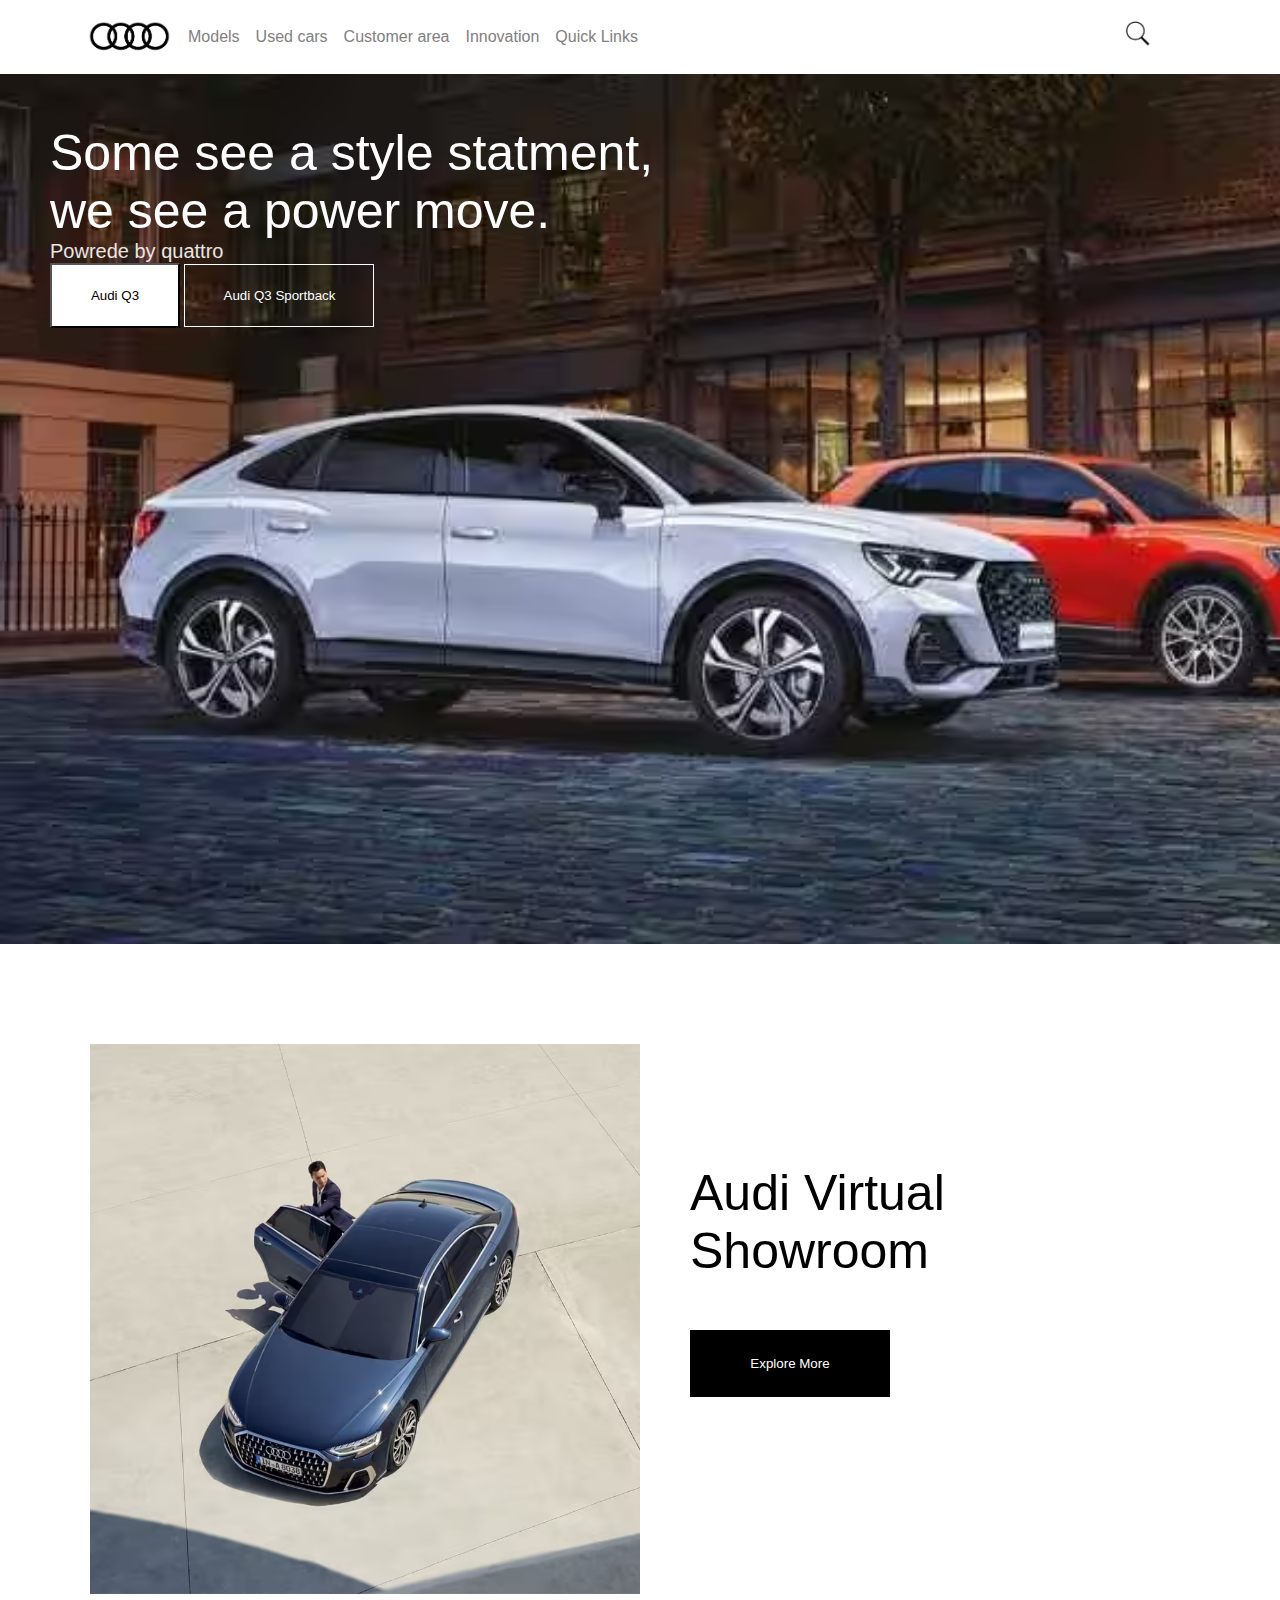
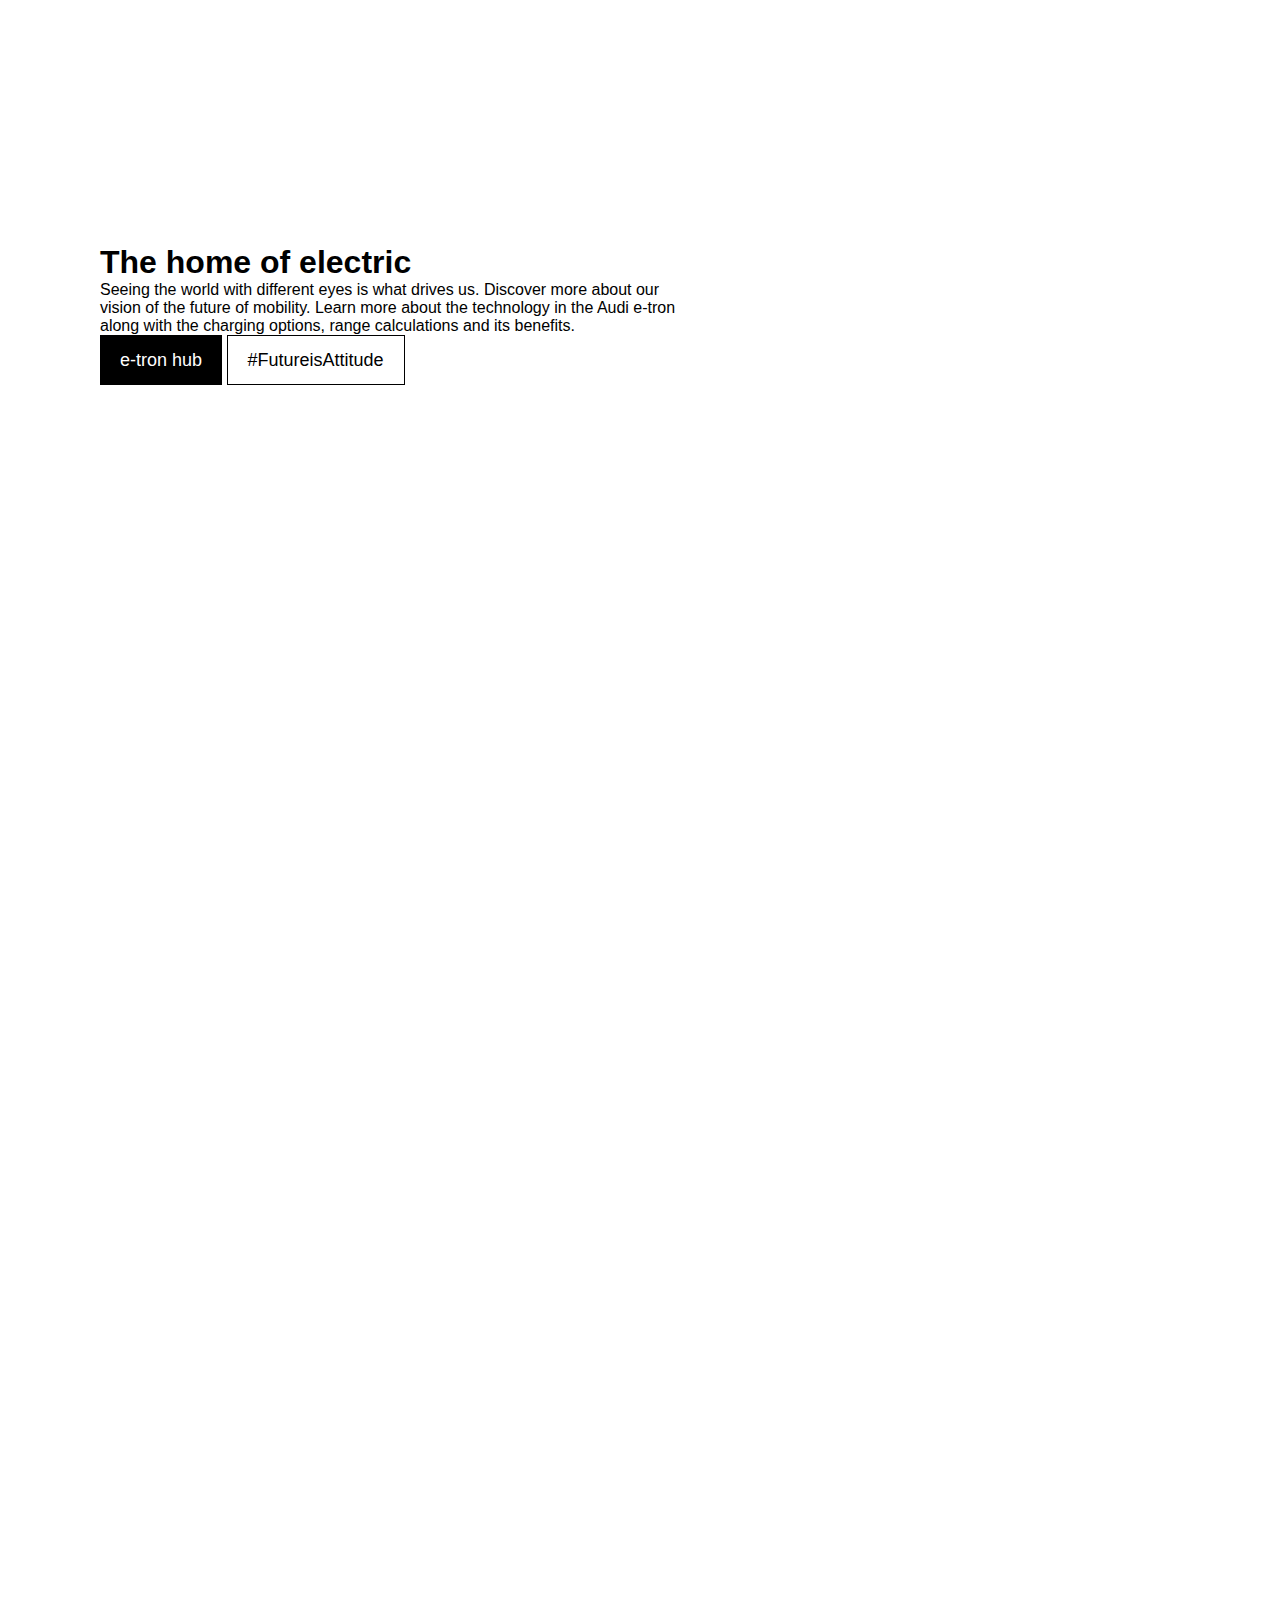
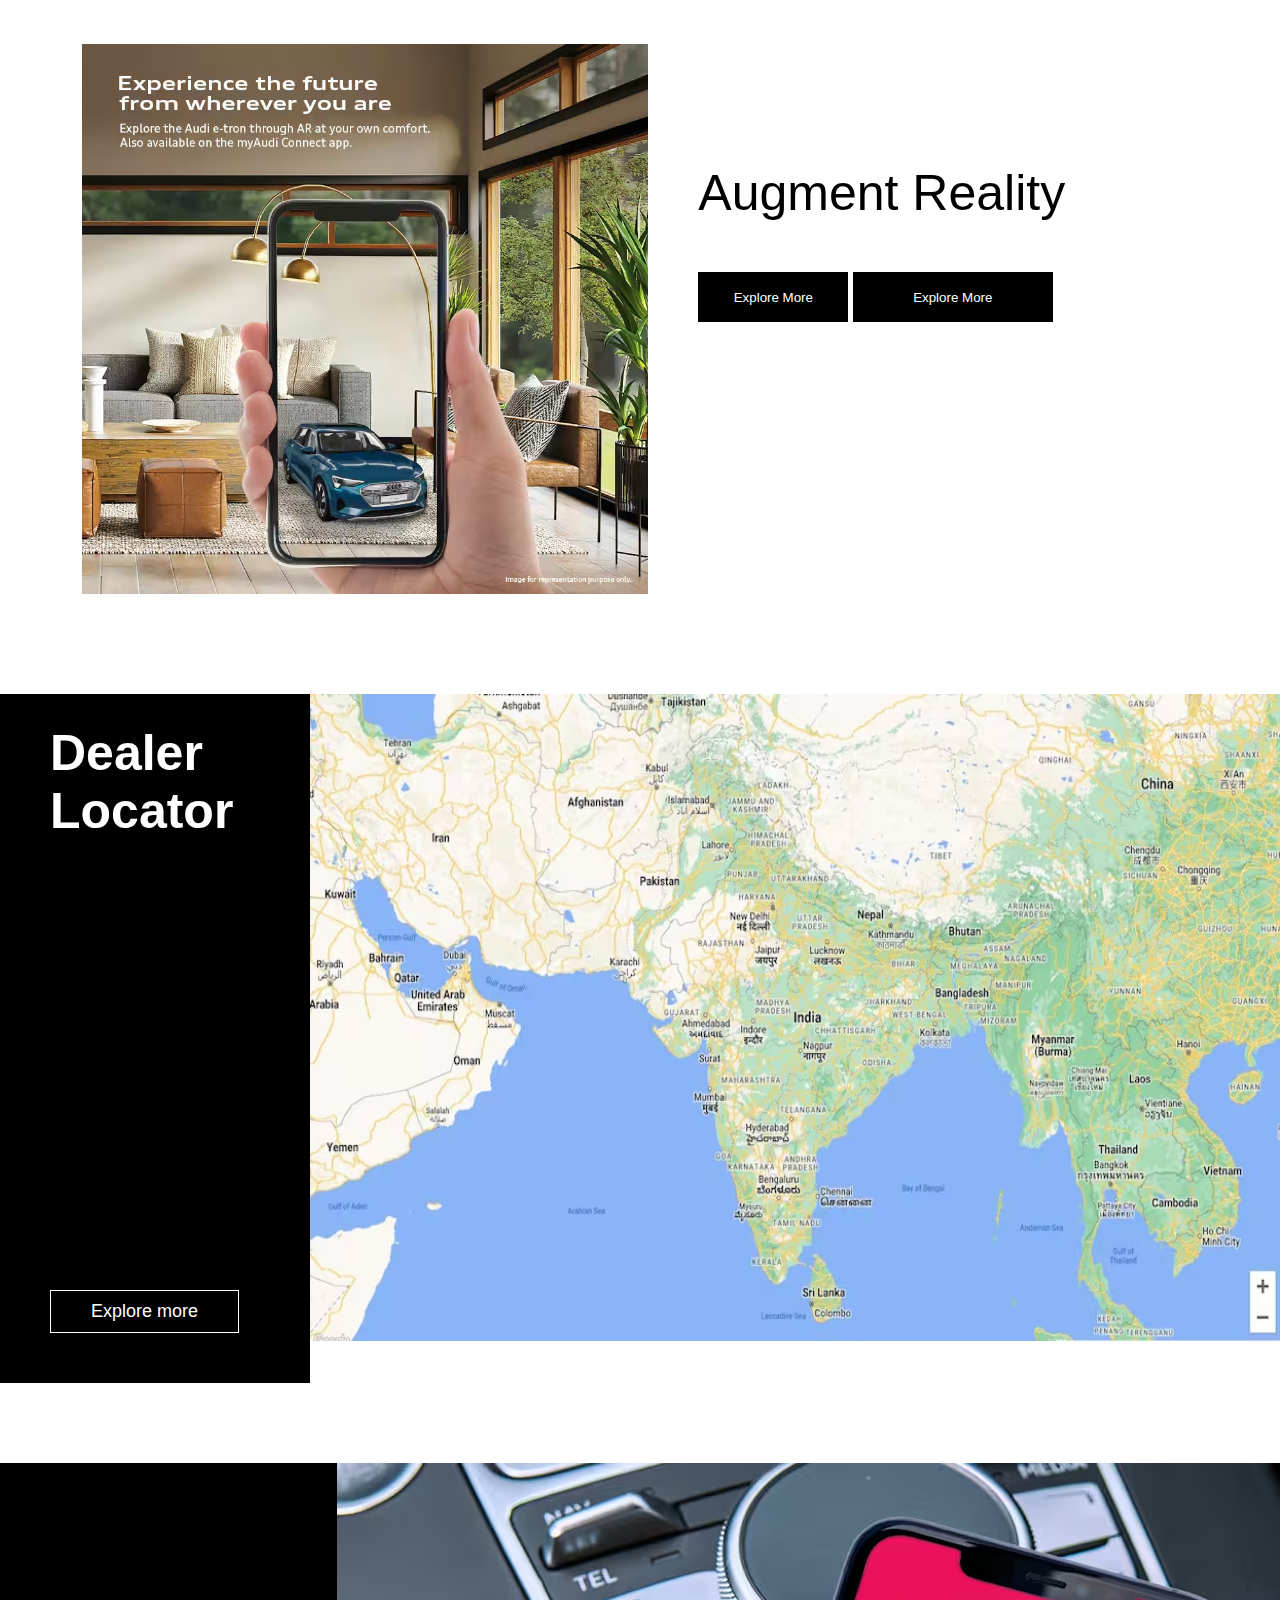
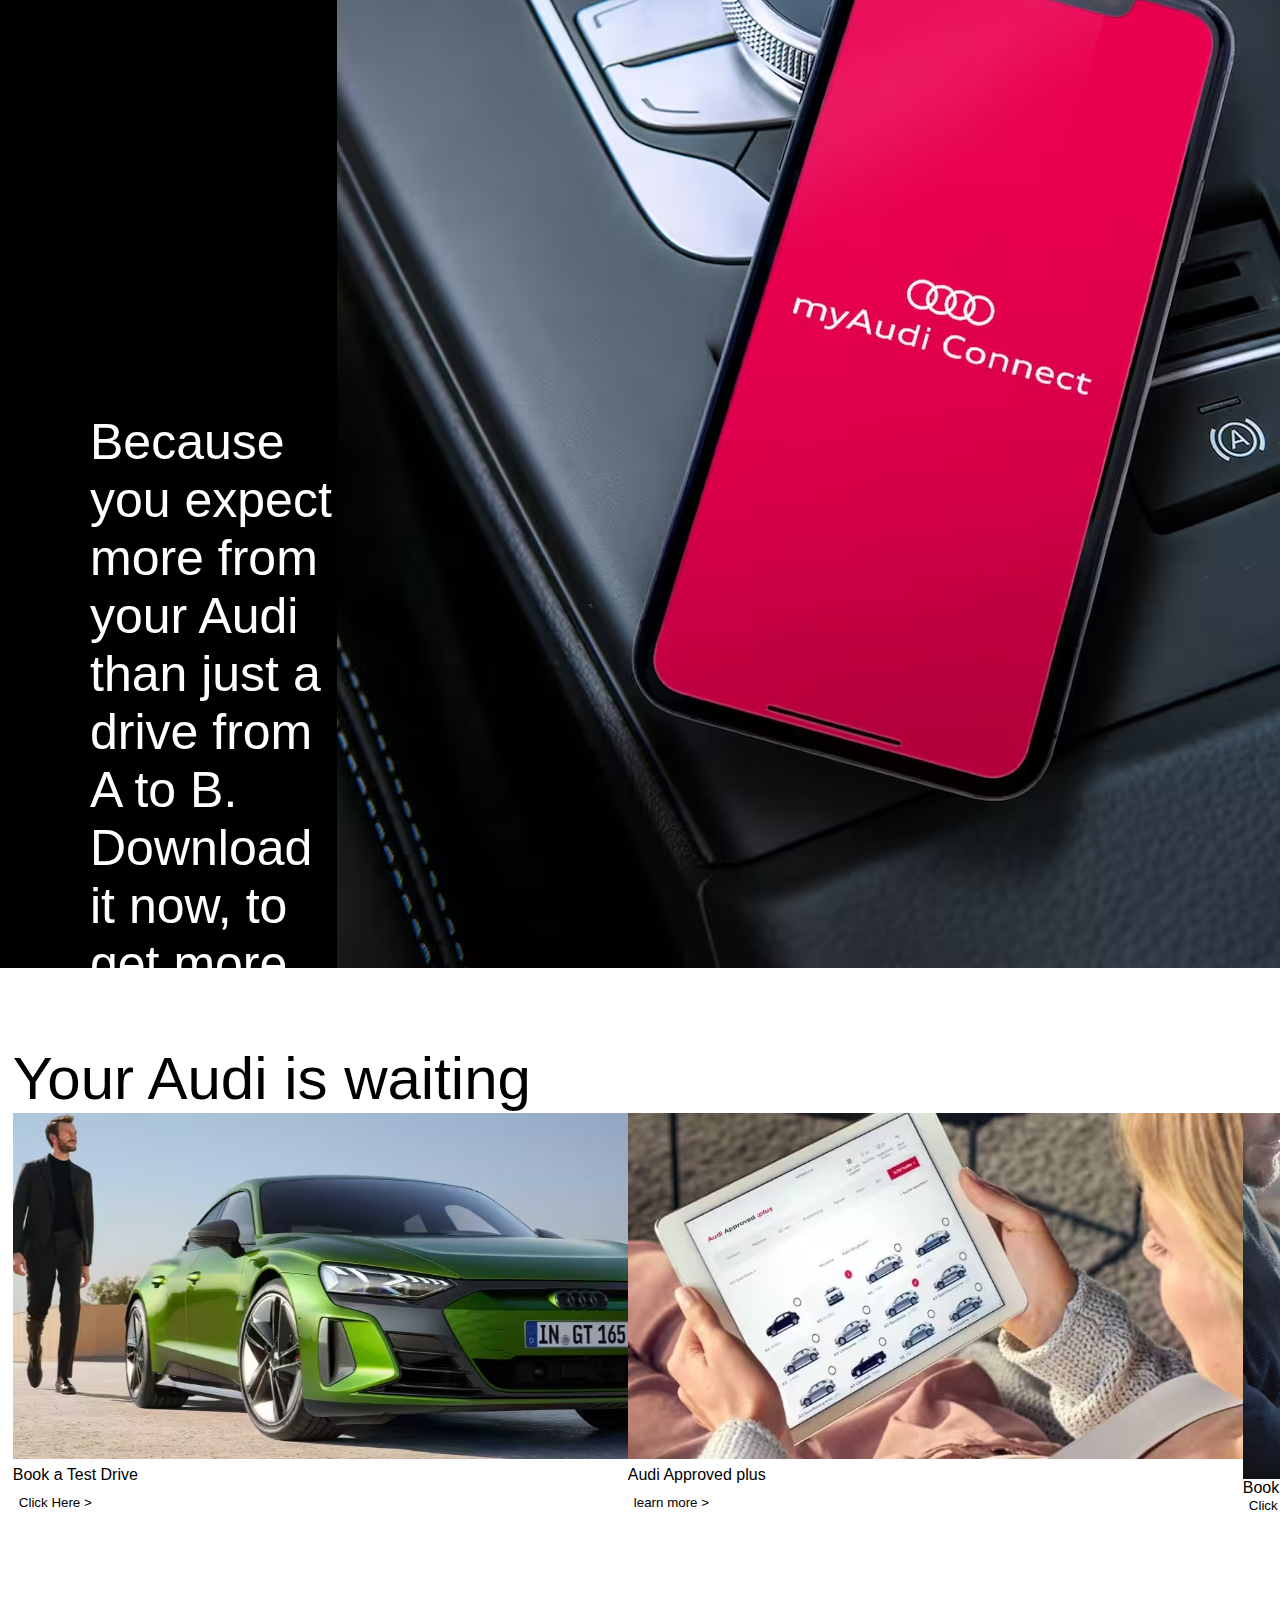
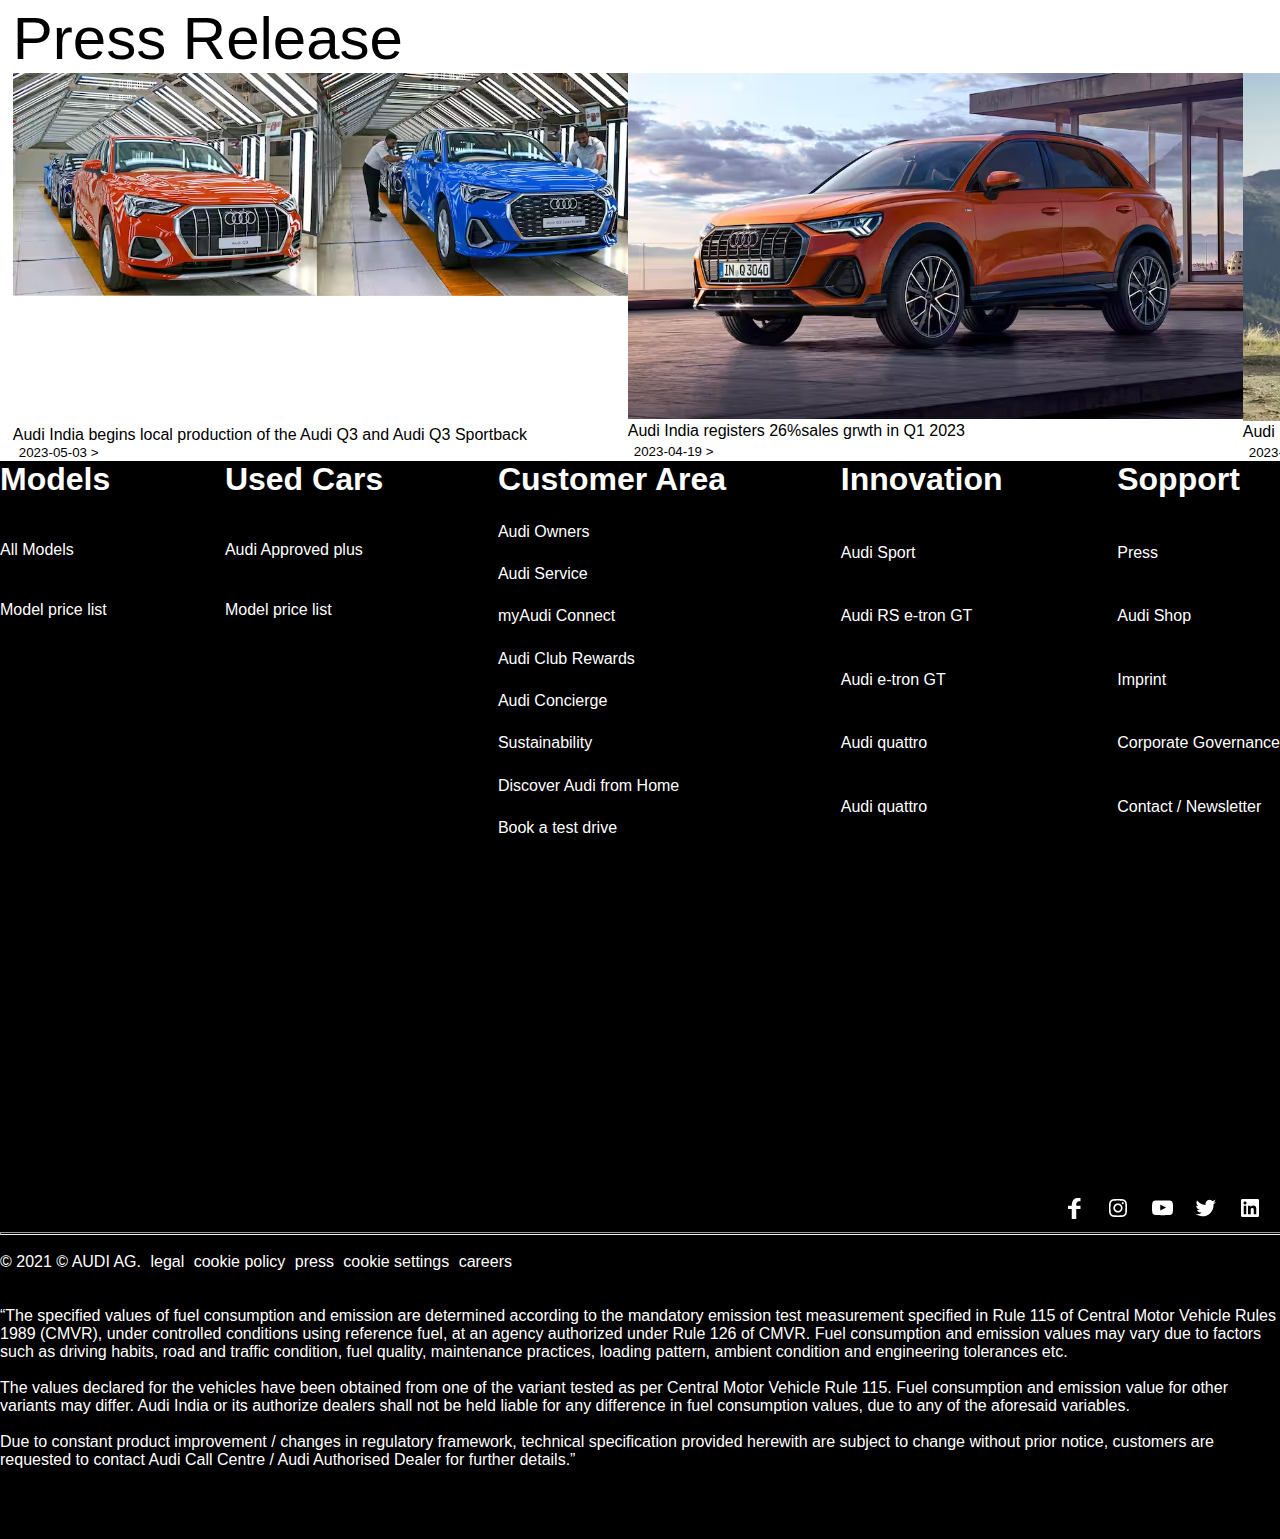
<file: index.html>
<!DOCTYPE html>
<html lang="en">

<head>
    <meta charset="UTF-8">
    <link rel="stylesheet" href="style.css">
    <meta http-equiv="X-UA-Compatible" content="IE=edge">
    <meta name="viewport" content="width=device-width, initial-scale=1.0">
    <title>Fiverr</title>
</head>

<body>
    <nav>
        <div class="bodySize" style="display: flex; justify-content: space-between;">
            <div class="navp1">
                <img src="./assets/logo.png" class="logo" alt="" srcset="">
                <a href="">Models</a>
                <a href="">Used cars</a>
                <a href="">Customer area</a>
                <a href="">Innovation</a>
                <a href="">Quick Links</a>
            </div>
            <div class="navp2">
                <img src="[data-uri]"
                    style="height: 27px;" alt="">
            </div>
        </div>

    </nav>
    <div class="bodySize">


        <header>
            <h1 class="headerText">Some see a style statment,</br>we see a power move.</h1>
            <p style="color: rgb(233, 230, 230); font-size: 20px; font-family: sans-serif;">Powrede by quattro</p>
            <div class="btn">
                <button class="btn1">Audi Q3</button>
                <button class="btn2">Audi Q3 Sportback</button>
            </div>

        </header>


        <div style="background: white; display: flex; justify-content: center; padding: 100px;">
            <img style="height: 550px;" src="./assets/main1.png" alt="" srcset="">
            <div>
                <p
                    style="font-size: 50px; font-family: sans-serif; width: 500px; margin-left: 50px; transform: translateY(120px);">
                    Audi Virtual Showroom</p>
                <button
                    style="aspect-ratio: 3/1; width: 200px; margin: 50px;color: white; background: #000; border: none; transform: translateY(120px);">Explore
                    More</button>

            </div>
        </div>

        <main>
            <div class="card">
                <h1>The home of electric</h1>
                <p>Seeing the world with different eyes is what drives us. Discover more about our vision of the future
                    of
                    mobility. Learn more about the technology in the Audi e-tron along with the charging options, range
                    calculations and its benefits.</p>
                <div>
                    <button class="btn4" style="background: #000; color: white;">e-tron hub</button>
                    <button class="btn4" style="background: white; border: 1px solid black;">#FutureisAttitude</button>
                </div>
            </div>
        </main>

        <div style="background: white; display: flex; justify-content: center; padding: 100px;">
            <img style="height: 550px;" src="./assets/main3.png" alt="" srcset="">
            <div>
                <p
                    style="font-size: 50px; font-family: sans-serif; width: 500px; margin-left: 50px; transform: translateY(120px);">
                    Augment Reality</p>
                <div style="margin-top: 50px;">

                    <button
                        style="aspect-ratio: 3/1; width: 150px; margin-left: 50px;color: white; background: #000; border: none; transform: translateY(120px);">Explore
                        More</button>
                    <button
                        style="aspect-ratio: 4/1; width: 200px; color: white; background: #000; border: none; transform: translateY(120px);">Explore
                        More</button>
                </div>
            </div>

        </div>

        <div style="display: flex; width: 100%;">
            <div style="background: #000; padding-left: 50px; padding-top: 30px; width: 50%;">
                <h1 style="color: white; font-family: sans-serif; font-size: 50px;">Dealer Locator</h1>
                <button
                    style="border:1px solid white; color: white; font-size: large; padding-left: 40px; padding-right: 40px; margin-top: 450px; margin-bottom: 50px; padding-top: 10px; padding-bottom: 10px; background: none;">Explore
                    more</button>
            </div>

            <img style="float: right;  aspect-ratio: 3/2; width: 990px; height:647px ;" src="./assets/googlemap.png">



        </div>

        <div style="width:100%; display: flex; margin-top: 80px; ">
            <div style="padding-left: 90px; height: 555px;  padding-top: 550px; background-color: #000; color: white;">
                <p style="font-size: 50px;">Because you expect more from your Audi than just a drive from A to B.
                    Download it now, to get more of your car on your phone.
                    </br><b>myAudi</b> </p>
                <button
                    style="margin-top:50px; border: 1px solid white; background: none; color: white;font-size: 20px; padding: 42px; padding-bottom: 20px; padding-top: 20px; ">myAudi
                    Connect</button>
                <button
                    style="border: 1px solid white; background: none; color: white;font-size: 20px; padding: 42px; padding-bottom: 20px; padding-top: 20px; ">Audi
                    shop</button>
            </div>
            <div>
                <img src="./assets/phone.png" alt="" srcset="">
            </div>
        </div>

        <div style="width: 98%; margin: auto;">
            </br>
            </br>
            </br>
            </br>

            <label class="label">Your Audi is waiting</label>
            <div style="display: flex; justify-content: space-between;">
                <div style="display: grid; ">
                    <img style="width: 615px;" src="./assets/1.png" alt="">
                    <label for="">Book a Test Drive</label>
                    <button style="border: none; background: none; text-align: left;">Click Here ></button>
                </div>
                <div style="display: grid; ">
                    <img style="width: 615px;" src="./assets/2.png" alt="">
                    <label for="">Audi Approved plus</label>
                    <button style="border: none; background: none; text-align: left;">learn more ></button>
                </div>
                <div style="display: grid; ">
                    <img style="width: 615px;" src="./assets/3.png" alt="">
                    <label for="">Book Online </label>
                    <button style="border: none; background: none; text-align: left;">Click Here ></button>
                </div>
            </div>
            </br>

            </br>
            </br>
            </br>
            </br>


            <label class="label">Press Release</label>
            <div style="display: flex; justify-content: space-between;">
                <div style="display: grid; ">
                    <img style="width: 615px;" src="./assets/5.png" alt="">
                    <label for="" style="margin-top: 130px;">Audi India begins local production of the Audi Q3 and Audi
                        Q3 Sportback</label>
                    <button style="border: none; background: none; text-align: left;">2023-05-03 ></button>
                </div>
                <div style="display: grid; ">
                    <img style="width: 615px;" src="./assets/6.png" alt="">
                    <label for="">Audi India registers 26%sales grwth in Q1 2023</label>
                    <button style="border: none; background: none; text-align: left;">2023-04-19 ></button>
                </div>
                <div style="display: grid; ">
                    <img style="height:348px; width: 615px;" src="./assets/7.png" alt="">
                    <label for="">Audi India announces price hike on select models </label>
                    <button style="border: none; background: none; text-align: left;">2023-04-11 ></button>
                </div>
            </div>
        </div>





    </div>


    <footer style="background-color: #000; color: white; padding-bottom: 70px;">
        <div class="bodySize" style="background-color: #000;">
            <div style="display: flex; justify-content: space-between; height: 400px;">
                <div style="display: grid; height: 200px;">
                    <h1>Models</h1>
                    <label for="">All Models</label>
                    <label for="">Model price list</label>
                </div>
                <div style="display: grid; height: 200px;">
                    <h1>Used Cars</h1>
                    <label for="">Audi Approved plus</label>
                    <label for="">Model price list</label>
                </div>
                <div style="display: grid;">
                    <h1>Customer Area </h1>
                    <label for="">Audi Owners</label>
                    <label for="">Audi Service</label>
                    <label for="">myAudi Connect</label>
                    <label for="">Audi Club Rewards</label>
                    <label for="">Audi Concierge</label>
                    <label for="">Sustainability</label>
                    <label for="">Discover Audi from Home</label>
                    <label for="">Book a test drive</label>
                    <link rel="manifest" href="manifest.json">
                </div>

                <div style="display: grid;">
                    <h1>Innovation</h1>
                    <label for="">Audi Sport</label>
                    <label for="">Audi RS e-tron GT</label>
                    <label for="">Audi e-tron GT</label>
                    <label for="">Audi quattro</label>
                    <label for="">Audi quattro</label>
                    <link rel="manifest" href="manifest.json">
                </div>

                <div style="display: grid;">
                    <h1>Sopport</h1>
                    <label for="">Press</label>
                    <label for="">Audi Shop</label>
                    <label for="">Imprint</label>
                    <label for="">Corporate Governance</label>
                    <label for="">Contact / Newsletter</label>
                </div>
            </div>


        </div>
        <img src="./assets//sybol.png" style="float: right; margin-top: 20pc;" alt="" srcset="">
        <hr><br>
        <div class="bodySize" style="width:100%; background-color: #000;">
            <div style="display: flex; justify-content: space-between; width: 40%;">
                <label for=""> &#169; 2021 &#169; AUDI AG.</label>
                <label for="">legal</label>
                <label for="">cookie policy</label>
                <label for="">press</label>
                <label for="">cookie settings</label>
                <label for="">careers</label>
            </div>
            <br><br>
            <p>“The specified values of fuel consumption and emission are determined according to the mandatory emission
                test measurement specified in Rule 115 of Central Motor Vehicle Rules 1989 (CMVR), under controlled
                conditions using reference fuel, at an agency authorized under Rule 126 of CMVR. Fuel consumption and
                emission values may vary due to factors such as driving habits, road and traffic condition, fuel
                quality, maintenance practices, loading pattern, ambient condition and engineering tolerances etc.</p>
            <br>
            <p>The values declared for the vehicles have been obtained from one of the variant tested as per Central
                Motor Vehicle Rule 115. Fuel consumption and emission value for other variants may differ. Audi India or
                its authorize dealers shall not be held liable for any difference in fuel consumption values, due to any
                of the aforesaid variables.</p>
            <br>
            <p>Due to constant product improvement / changes in regulatory framework, technical specification provided
                herewith are subject to change without prior notice, customers are requested to contact Audi Call Centre
                / Audi Authorised Dealer for further details.”</p>
        </div>
    </footer>



</body>

</html>
</file>
<file: style.css>
* {
    margin: 0;
    font-family: sans-serif;
}

body {
    width: 100%;
    background: rgb(249, 243, 243);
    
}

nav {
    display: flex;
    justify-content: space-between;
    background: white;
    padding: 20px;
}



.logo {
    width: 100px;
}

nav a {
    color: grey;
    text-decoration: none;
    font-size: 16px;
    font-family: sans-serif;
    margin-top: 5px;
    margin: 8px;
}

.navp1 {
    display: flex;
    justify-content: space-between;
    margin-left: 60px;
}

.navp2 {
    display: flex;
    justify-content: space-between;
    width: 11%;
}



header {
    background-image: url("./assets/header.jpeg");
    height: 770px;
    background-repeat: no-repeat;
    background-size: cover;
    padding: 50px;
}

.headerText {
    color: white;
    font-size: 50px;
    font-weight: 200;
    font-family: Impact, Haettenschweiler, 'Arial Narrow Bold', sans-serif;
}

.btn1 {
    background: white;
    width: 130px;
    aspect-ratio: 2/1;
}

.btn2 {
    aspect-ratio: 3/1;
    background: none;
    color: white;
    border: 1px solid white;
    width: 190px;
}

main{
    background-image: url("./assets//main2.png");
    background-attachment: fixed;
    background-size: cover;
    background-repeat: no-repeat;

    height: 150vh;
    padding-left: 50px;
    padding-top: 100px;
}

.card{
    background: white;
    aspect-ratio: 2/1;
    width: 600px;
    padding: 50px;
}

.btn4{
    border: none;
    height: 50px;
    text-align: center;
    padding-left: 20px;
    padding-right: 20px;
    font-size: large;
    
}

.bodySize{
    width:100%;
    margin: auto;
    background: white;

}
.label{
    font-size: 60px;
    
}
hr{
    width: 100%;
    height: .1px;
    color: rgb(50, 49, 49);
}

nav a:hover{
 color: rgb(85, 82, 82);
}
</file>
